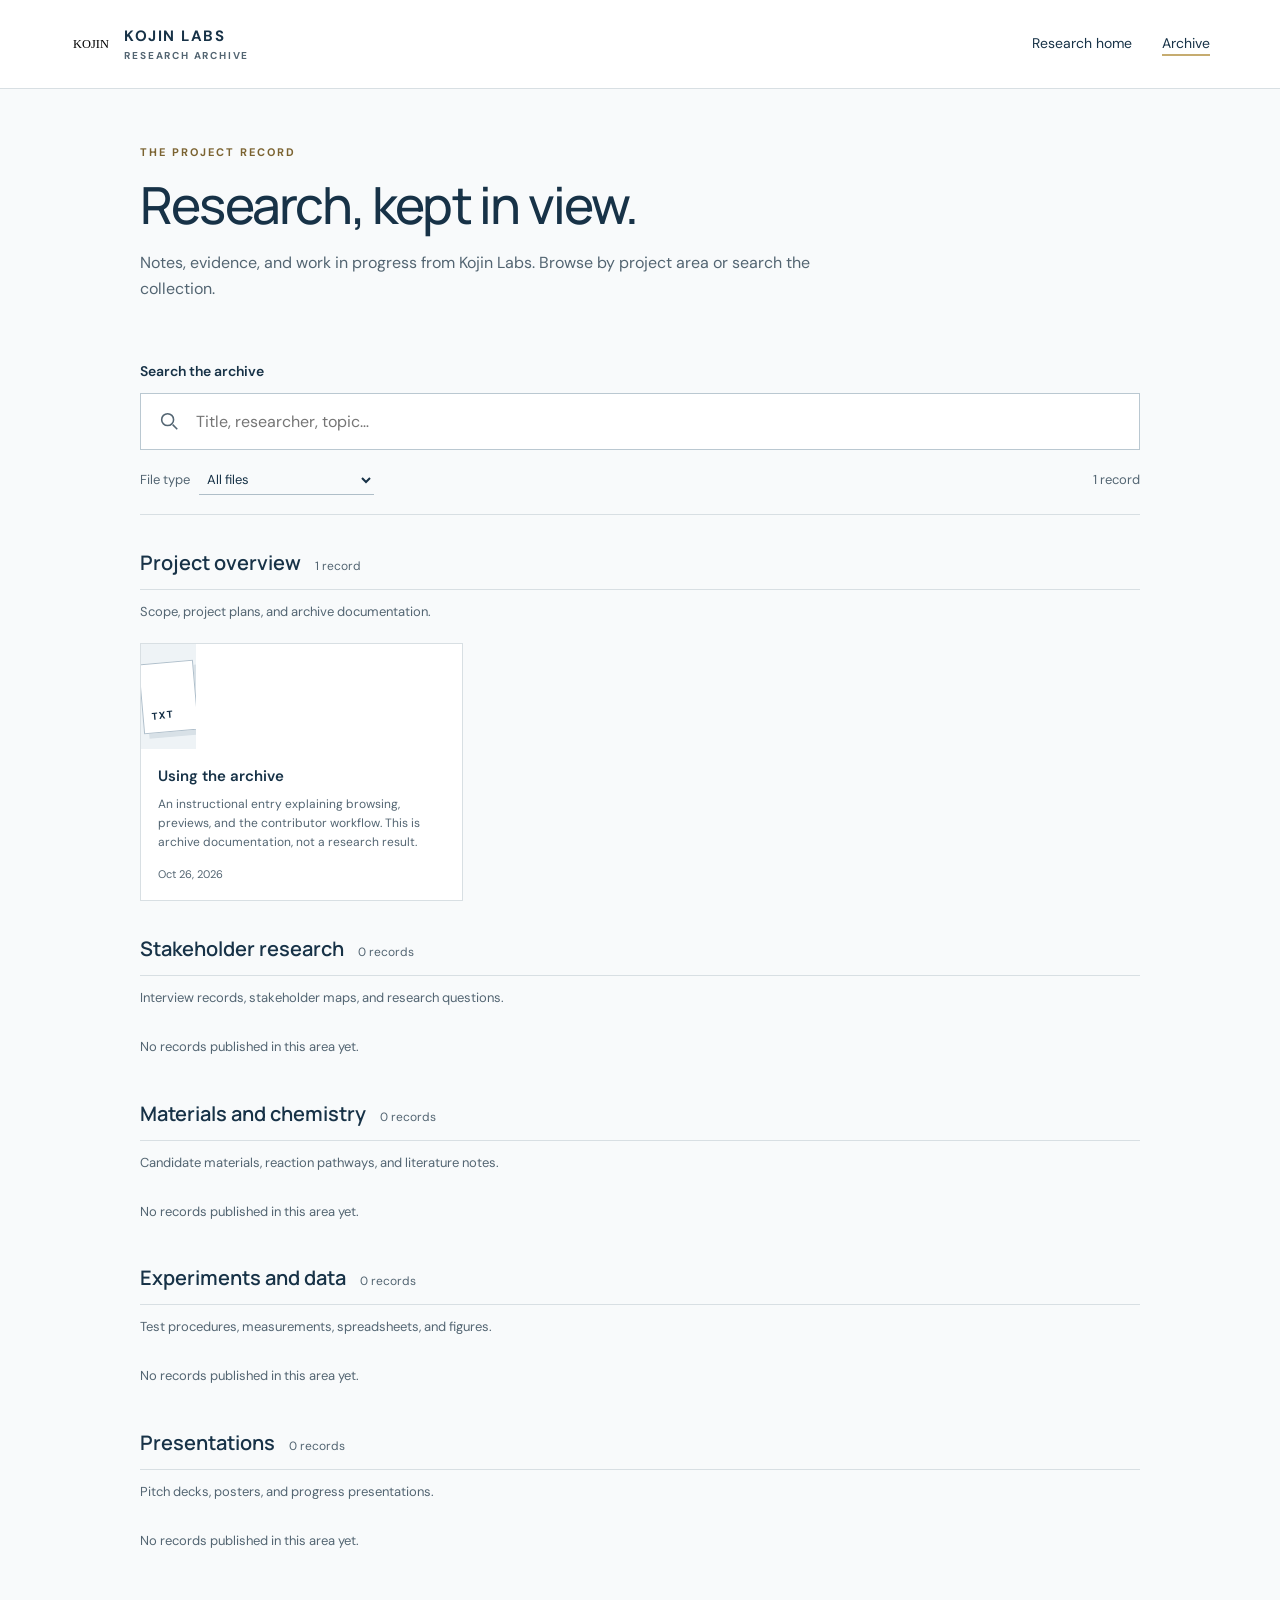
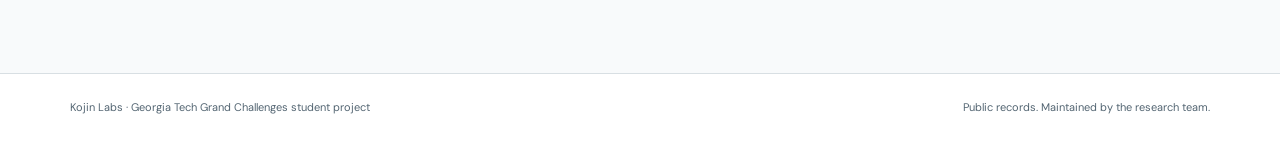
<file: archive/index.html>
<!doctype html>
<html lang="en">
<head>
  <meta charset="utf-8">
  <meta name="viewport" content="width=device-width, initial-scale=1">
  <meta name="description" content="The Kojin Labs research archive. Browse project records, data, figures, and presentations.">
  <meta name="theme-color" content="#102b43">
  <title>Research archive · Kojin Labs</title>
  <link rel="icon" type="image/svg+xml" href="../Icon.svg">
  <link rel="stylesheet" href="archive.css">
  <script src="archive.js" defer></script>
</head>
<body>
  <a class="skip-link" href="#catalog">Skip to archive</a>
  <header class="archive-header">
    <a class="archive-brand" href="../"><img src="../Icon.svg" width="40" height="40" alt=""><span>KOJIN LABS<small>RESEARCH ARCHIVE</small></span></a>
    <nav aria-label="Main navigation"><a href="../">Research home</a><a href="./" aria-current="page">Archive</a></nav>
  </header>
  <main>
    <div class="archive-intro"><p class="eyebrow">THE PROJECT RECORD</p><h1>Research, kept in view.</h1><p>Notes, evidence, and work in progress from Kojin Labs. Browse by project area or search the collection.</p></div>
    <div class="archive-layout" id="archive-layout">
      <div class="catalog" id="catalog">
        <div class="catalog-tools">
          <label class="search-label" for="archive-search">Search the archive</label>
          <div class="search-field"><svg viewBox="0 0 24 24" aria-hidden="true"><circle cx="10.5" cy="10.5" r="6.5"></circle><path d="m16 16 5 5"></path></svg><input id="archive-search" type="search" autocomplete="off" placeholder="Title, researcher, topic…"><button id="clear-search" type="button" aria-label="Clear search" hidden>×</button></div>
          <div class="catalog-controls"><label for="file-type">File type <select id="file-type"><option value="all">All files</option><option value="pdf">PDFs</option><option value="spreadsheet">Spreadsheets</option><option value="presentation">Presentations</option><option value="document">Documents and notes</option><option value="image">Figures and images</option><option value="other">Other files</option></select></label><span id="result-count" role="status" aria-live="polite">Loading records…</span></div>
        </div>
        <p class="catalog-status" id="catalog-status" role="status">Loading the archive…</p>
        <div class="sections" id="sections"></div>
        <noscript><p>Enable JavaScript to search and preview the archive. Files are also available in the <a href="https://github.com/JoeMusashi9999/Kojin-Labs/tree/main/archive-content">GitHub archive folder</a>.</p></noscript>
      </div>
      <aside class="viewer" id="viewer" aria-labelledby="record-title" hidden>
        <div class="viewer-top"><span class="eyebrow">SELECTED RECORD</span><button class="close-button" id="close-record" type="button">Close <span aria-hidden="true">×</span></button></div>
        <h2 id="record-title" tabindex="-1"></h2>
        <p class="record-description" id="record-description"></p>
        <dl class="record-metadata" id="record-metadata"></dl>
        <div class="record-actions"><a class="primary-action" id="download-record" download>Download original</a><a id="github-record" target="_blank" rel="noopener" hidden>View commit copy</a><a id="source-record" target="_blank" rel="noopener" hidden>Original source</a></div>
        <p class="version-note" id="version-note" hidden></p>
        <div class="preview-shell" id="preview-shell" aria-live="polite"></div>
        <details class="integrity"><summary>File identity</summary><p>SHA-256 of the archived original</p><code id="record-hash"></code><p id="archive-revision"></p></details>
      </aside>
    </div>
  </main>
  <footer><span>Kojin Labs · Georgia Tech Grand Challenges student project</span><span>Public records. Maintained by the research team.</span></footer>
</body>
</html>
</file>
<file: archive/archive.css>
@import url('https://fonts.googleapis.com/css2?family=DM+Sans:wght@400;500;600;700&family=Manrope:wght@400;500;600;700&display=swap');
:root { color-scheme:light; --navy:#102b43; --ink:#173247; --gold:#c6ac70; --muted:#536572; --line:#d8dfe3; --pale:#eef3f6; }
* { box-sizing:border-box; }
body { margin:0; color:var(--ink); background:#f8fafb; font:16px/1.6 'DM Sans',sans-serif; }
a { color:inherit; text-underline-offset:4px; }
button,input,select { font:inherit; }
button,a,input,select,summary { -webkit-tap-highlight-color:transparent; }
:focus-visible { outline:3px solid #876718; outline-offset:5px; }
[hidden] { display:none !important; }
.archive-header { display:flex; align-items:center; justify-content:space-between; gap:24px; padding:24px 5.5%; background:white; border-bottom:1px solid var(--line); }
.archive-brand { display:flex; align-items:center; gap:14px; text-decoration:none; font-weight:700; letter-spacing:1.5px; font-size:15px; }
.archive-brand img { object-fit:contain; }
.archive-brand small { display:block; color:var(--muted); font-size:10px; letter-spacing:1.8px; }
.archive-header nav { display:flex; gap:30px; font-size:14px; }
.archive-header nav a { text-decoration:none; }
.archive-header nav a[aria-current] { border-bottom:2px solid var(--gold); }
main { max-width:1800px; margin:auto; padding:0 5.5% 100px; min-height:80vh; }
.archive-intro { max-width:1000px; margin:55px auto 35px; }
.eyebrow { font-size:11px; letter-spacing:2px; font-weight:700; color:#7b6331; margin:0 0 12px; }
h1,h2,h3,p { margin-top:0; }
h1 { font:500 clamp(34px,4vw,54px)/1.2 'Manrope',sans-serif; letter-spacing:-1.8px; margin-bottom:15px; }
.archive-intro>p:last-child { color:var(--muted); max-width:670px; margin-bottom:0; }
.archive-layout { display:grid; grid-template-columns:minmax(0,1fr) minmax(0,0fr); gap:0; align-items:start; }
.archive-layout.is-reading { grid-template-columns:minmax(0,.85fr) minmax(0,1.15fr); gap:34px; }
.catalog { width:min(100%,1000px); min-width:0; justify-self:center; }
.catalog-tools { padding:24px 0 19px; position:sticky; top:0; background:#f8fafbf5; backdrop-filter:blur(12px); z-index:2; border-bottom:1px solid var(--line); }
.search-label { display:block; margin-bottom:10px; font-size:14px; font-weight:600; }
.search-field { display:flex; align-items:center; gap:14px; border:1px solid #bac8d1; background:white; padding:14px 17px; }
.search-field:focus-within { border-color:var(--navy); box-shadow:0 0 0 1px var(--navy); }
.search-field svg { width:22px; height:22px; flex:none; fill:none; stroke:var(--muted); stroke-width:1.7; }
.search-field input { width:100%; min-width:0; border:0; outline:0; background:transparent; color:var(--ink); }
.search-field input:focus-visible { outline:0; }
.search-field button { border:0; background:transparent; color:var(--muted); font-size:25px; cursor:pointer; min-width:32px; }
.catalog-controls { display:flex; justify-content:space-between; align-items:center; flex-wrap:wrap; gap:10px; margin-top:15px; font-size:13px; color:var(--muted); }
.catalog-controls label { display:flex; gap:9px; align-items:center; }
select { border:0; border-bottom:1px solid #afbec8; padding:5px 20px 5px 4px; background:transparent; color:var(--ink); max-width:200px; font-size:13px; }
.catalog-status { padding:25px 0; color:var(--muted); }
.archive-section { margin-top:34px; scroll-margin-top:180px; }
.section-heading { display:flex; align-items:baseline; gap:14px; padding-bottom:12px; border-bottom:1px solid var(--line); }
.section-heading h2 { font:600 20px/1.4 'Manrope',sans-serif; margin:0; }
.section-heading span { font-size:12px; color:var(--muted); }
.section-description { font-size:13px; color:var(--muted); margin:12px 0 20px; }
.file-grid { display:grid; grid-template-columns:repeat(3,minmax(0,1fr)); gap:16px; }
.is-reading .file-grid { grid-template-columns:repeat(2,minmax(0,1fr)); }
.file-card { display:flex; flex-direction:column; text-align:left; cursor:pointer; background:white; border:1px solid var(--line); color:var(--ink); padding:0; min-width:0; transition:transform .22s,border-color .22s,box-shadow .22s; }
.file-card:hover { transform:translateY(-4px); border-color:#a5b8c5; box-shadow:0 10px 25px #102b430c; }
.file-card[aria-pressed="true"] { border-color:var(--navy); box-shadow:inset 0 -3px var(--gold); }
.file-cover { position:relative; display:flex; min-height:105px; align-items:center; justify-content:center; background:var(--pale); overflow:hidden; }
.file-paper { position:relative; display:flex; align-items:flex-end; width:55px; height:70px; background:white; border:1px solid #afbfcb; box-shadow:5px 5px 0 #d8e1e7; padding:8px; font-size:10px; letter-spacing:1px; color:var(--navy); font-weight:700; transform:rotate(-5deg); transition:transform .25s; }
.file-card:hover .file-paper { transform:rotate(0) translateY(-4px); }
.file-card-body { display:flex; flex-direction:column; gap:8px; padding:17px; flex:1; }
.file-card .file-title { font-weight:600; font-size:15px; line-height:1.4; margin:0; overflow-wrap:anywhere; }
.file-card .file-description { font-size:12px; color:var(--muted); margin:0; overflow-wrap:anywhere; }
.file-card .file-date { color:var(--muted); margin-top:auto; padding-top:5px; font-size:11px; }
.empty-section { color:var(--muted); font-size:13px; padding:8px 0; }
.viewer { min-width:0; background:white; border:1px solid var(--line); padding:27px; position:sticky; top:24px; max-height:calc(100vh - 48px); overflow:auto; scrollbar-gutter:stable; opacity:0; transform:translateY(12px); }
.viewer.is-visible { opacity:1; transform:translateY(0); transition:opacity .3s .15s,transform .4s; }
.viewer-top { display:flex; justify-content:space-between; align-items:center; gap:16px; margin-bottom:16px; }
.viewer-top .eyebrow { margin:0; }
.close-button { background:none; border:0; padding:7px 0 7px 14px; color:var(--muted); cursor:pointer; font-size:13px; }
.close-button span { font-size:24px; margin-left:8px; vertical-align:middle; }
.viewer h2 { font:600 28px/1.25 'Manrope',sans-serif; letter-spacing:-.6px; overflow-wrap:anywhere; margin-bottom:15px; }
.record-description { font-size:14px; color:var(--muted); }
.record-metadata { display:grid; grid-template-columns:86px minmax(0,1fr); gap:8px 15px; font-size:12px; margin:18px 0; }
.record-metadata dt { color:var(--muted); }
.record-metadata dd { margin:0; overflow-wrap:anywhere; }
.record-actions { display:flex; align-items:center; flex-wrap:wrap; gap:15px; font-size:12px; margin:24px 0; }
.primary-action { background:var(--navy); color:white; padding:11px 15px; text-decoration:none; }
.preview-shell { min-height:270px; background:#f1f5f7; display:flex; align-items:center; justify-content:center; border:1px solid var(--line); overflow:hidden; }
.preview-shell iframe { display:block; width:100%; height:520px; border:0; background:white; }
.preview-shell img { display:block; width:100%; max-height:600px; object-fit:contain; }
.preview-shell pre { width:100%; margin:0; padding:24px; max-height:600px; overflow:auto; color:var(--ink); font:13px/1.7 ui-monospace,monospace; white-space:pre-wrap; overflow-wrap:anywhere; align-self:stretch; background:#fff; }
.preview-message { padding:35px 25px; font-size:14px; color:var(--muted); text-align:center; }
.preview-message strong { display:block; color:var(--ink); margin-bottom:12px; font-size:18px; }
.version-note { font-size:12px; background:#f6f1e6; padding:14px; }
.version-note button { background:none; border:0; padding:0; color:var(--ink); cursor:pointer; text-decoration:underline; }
.integrity { margin-top:22px; color:var(--muted); font-size:11px; }
.integrity summary { cursor:pointer; font-size:12px; }
.integrity p { margin:12px 0 6px; }
.integrity code { display:block; overflow-wrap:anywhere; font-size:11px; }
.opening-sheet { position:fixed; z-index:20; pointer-events:none; background:white; border:1px solid #a7b7c4; box-shadow:0 18px 45px #102b4330; padding:20px; overflow:hidden; font-size:18px; font-weight:600; color:var(--ink); transform-origin:top left; }
.opening-sheet small { display:block; color:#806632; font-size:11px; margin-bottom:18px; }
footer { display:flex; justify-content:space-between; gap:20px; padding:25px 5.5%; border-top:1px solid var(--line); background:white; color:var(--muted); font-size:11px; }
.skip-link { position:absolute; top:-80px; left:20px; padding:12px; background:white; z-index:30; }
.skip-link:focus { top:15px; }
@media (max-width:1150px) { .archive-layout.is-reading { grid-template-columns:minmax(0,.75fr) minmax(0,1.25fr); gap:24px; } .is-reading .file-grid { grid-template-columns:1fr; } .viewer { padding:22px; } }
@media (max-width:800px) { .archive-header { padding:18px 6%; } .archive-header nav { gap:16px; font-size:12px; } .archive-brand { font-size:12px; } .archive-brand small { font-size:8px; } .archive-brand img { width:32px; height:32px; } main { padding:0 6% 60px; } .archive-intro { margin:35px 0 15px; } h1 { letter-spacing:-1px; } .file-grid { grid-template-columns:repeat(2,minmax(0,1fr)); } .archive-layout.is-reading { display:flex; flex-direction:column; gap:20px; } .is-reading .catalog { width:100%; } .is-reading .file-grid { grid-template-columns:repeat(2,minmax(0,1fr)); } .viewer { position:static; width:100%; max-height:none; padding:22px; } .catalog-tools { position:static; } .is-reading .sections { max-height:340px; overflow:auto; padding:0 5px 12px 0; } .is-reading .archive-section:first-child { margin-top:22px; } .preview-shell iframe { height:440px; } footer { flex-direction:column; gap:7px; } }
@media (max-width:450px) { .archive-header { flex-wrap:wrap; gap:15px; } .archive-header nav { margin-left:auto; } .file-card-body { padding:13px; } .file-card .file-title { font-size:14px; } .catalog-controls { font-size:12px; } select { max-width:170px; } .viewer h2 { font-size:25px; } }
@media (prefers-reduced-motion:reduce) { *,*::before,*::after { animation:none !important; transition:none !important; scroll-behavior:auto !important; } }
</file>
